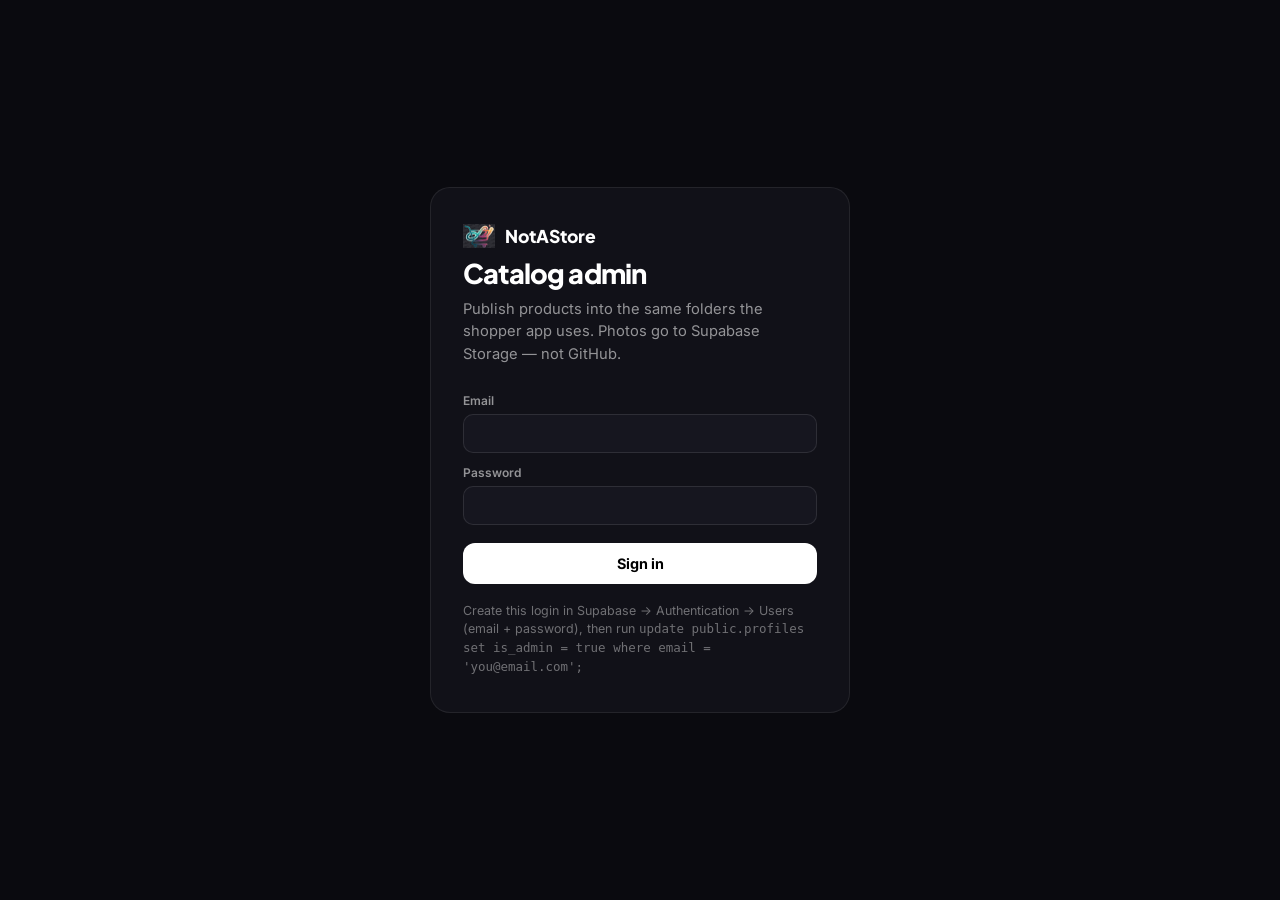
<file: admin/index.html>
<!DOCTYPE html>
<html lang="en">
<head>
  <meta charset="UTF-8" />
  <meta name="viewport" content="width=device-width, initial-scale=1.0" />
  <title>Catalog — NotAStore</title>
  <meta name="robots" content="noindex, nofollow" />
  <meta name="theme-color" content="#0a0a0f" />
  <link rel="icon" type="image/png" href="/assets/favicon.png" />
  <link rel="apple-touch-icon" href="/assets/apple-touch-icon.png" />
  <link rel="preconnect" href="https://fonts.googleapis.com" />
  <link rel="preconnect" href="https://fonts.gstatic.com" crossorigin />
  <link href="https://fonts.googleapis.com/css2?family=Inter:wght@400;500;600;700;800&family=Plus+Jakarta+Sans:wght@700;800&display=swap" rel="stylesheet" />
  <link rel="stylesheet" href="./product-media.css?v=1" />
  <style>
    *, *::before, *::after { margin: 0; padding: 0; box-sizing: border-box; }
    body {
      font-family: Inter, -apple-system, sans-serif;
      background: #0a0a0f;
      color: #fff;
      min-height: 100dvh;
      -webkit-font-smoothing: antialiased;
    }
    button, input, select, textarea { font-family: inherit; }
    button { cursor: pointer; }
    img { display: block; max-width: 100%; }
    :focus-visible {
      outline: 2px solid #a78bfa;
      outline-offset: 2px;
    }
    .skip {
      position: absolute;
      left: 12px;
      top: -48px;
      z-index: 100;
      padding: 8px 12px;
      background: #7c5cff;
      color: #fff;
      border-radius: 8px;
      font-size: 0.85rem;
      font-weight: 700;
    }
    .skip:focus { top: 12px; }
    .sr-only {
      position: absolute;
      width: 1px;
      height: 1px;
      padding: 0;
      margin: -1px;
      overflow: hidden;
      clip: rect(0, 0, 0, 0);
      white-space: nowrap;
      border: 0;
    }

    .gate, .app { min-height: 100dvh; }
    .hidden { display: none !important; }

    .gate {
      display: flex;
      align-items: center;
      justify-content: center;
      padding: 32px 20px;
    }
    .gate__card {
      width: 100%;
      max-width: 420px;
      padding: 36px 32px;
      background: #111118;
      border: 1px solid rgba(255,255,255,0.08);
      border-radius: 20px;
    }
    .gate__brand {
      display: flex;
      align-items: center;
      gap: 10px;
      font-family: 'Plus Jakarta Sans', sans-serif;
      font-weight: 800;
      font-size: 1.1rem;
      margin-bottom: 8px;
      color: #fff;
    }
    .gate__brand img {
      width: 32px;
      height: auto;
    }
    .gate__title {
      font-family: 'Plus Jakarta Sans', sans-serif;
      font-size: 1.7rem;
      font-weight: 800;
      letter-spacing: -0.03em;
      margin-bottom: 8px;
    }
    .gate__sub {
      color: rgba(255,255,255,0.55);
      font-size: 0.92rem;
      line-height: 1.5;
      margin-bottom: 28px;
    }
    .btn {
      display: inline-flex;
      align-items: center;
      justify-content: center;
      gap: 8px;
      border: none;
      border-radius: 12px;
      font-weight: 700;
      font-size: 0.9rem;
      padding: 12px 18px;
      transition: transform 0.12s, opacity 0.12s;
    }
    .btn:disabled { opacity: 0.5; cursor: not-allowed; }
    .btn:not(:disabled):hover { transform: translateY(-1px); }
    .btn--primary { background: #fff; color: #000; width: 100%; position: relative; z-index: 2; pointer-events: auto; }
    .btn--ghost {
      background: transparent;
      color: rgba(255,255,255,0.7);
      border: 1px solid rgba(255,255,255,0.12);
    }
    .btn--danger { background: rgba(244,63,94,0.15); color: #fb7185; }
    .btn--accent { background: #7c5cff; color: #fff; }
    .error {
      margin-top: 16px;
      padding: 12px 14px;
      border-radius: 10px;
      background: rgba(244,63,94,0.12);
      color: #fb7185;
      font-size: 0.85rem;
      line-height: 1.45;
    }
    .hint {
      margin-top: 18px;
      font-size: 0.78rem;
      color: rgba(255,255,255,0.4);
      line-height: 1.5;
    }

    .top {
      display: flex;
      align-items: center;
      justify-content: space-between;
      gap: 16px;
      padding: 16px 24px;
      border-bottom: 1px solid rgba(255,255,255,0.06);
      background: rgba(10,10,15,0.92);
      position: sticky;
      top: 0;
      z-index: 10;
      backdrop-filter: blur(16px);
    }
    .top__brand {
      display: flex;
      align-items: center;
      gap: 10px;
      font-family: 'Plus Jakarta Sans', sans-serif;
      font-weight: 800;
      font-size: 1rem;
    }
    .top__brand img { width: 26px; height: auto; }
    .top__meta { display: flex; align-items: center; gap: 12px; font-size: 0.82rem; color: rgba(255,255,255,0.55); }

    .layout {
      display: grid;
      grid-template-columns: 240px minmax(260px, 360px) 1fr;
      min-height: calc(100dvh - 61px);
    }
    .folders {
      border-right: 1px solid rgba(255,255,255,0.06);
      padding: 20px 12px;
      overflow-y: auto;
    }
    .folders__title {
      font-size: 0.72rem;
      font-weight: 700;
      letter-spacing: 0.08em;
      text-transform: uppercase;
      color: rgba(255,255,255,0.4);
    }
    .folders__head {
      display: flex;
      align-items: center;
      justify-content: space-between;
      gap: 8px;
      padding: 0 8px;
      margin-bottom: 6px;
    }
    .folders__head .btn { padding: 6px 10px; font-size: 0.75rem; width: auto; }
    .add-folder {
      margin: 0 8px 12px;
      padding: 12px;
      border: 1px solid rgba(255,255,255,0.1);
      border-radius: 12px;
      background: #111118;
      display: flex;
      flex-direction: column;
      gap: 8px;
    }
    .add-folder .btn { width: auto; }
    .add-folder__actions { display: flex; gap: 8px; }
    .add-folder__id {
      font-size: 0.72rem;
      color: rgba(255,255,255,0.4);
      font-family: ui-monospace, SFMono-Regular, Menlo, monospace;
    }
    .folders__hint {
      font-size: 0.72rem;
      line-height: 1.4;
      color: rgba(255,255,255,0.38);
      padding: 0 8px 12px;
    }
    .folder {
      display: flex;
      align-items: center;
      gap: 10px;
      width: 100%;
      text-align: left;
      background: transparent;
      color: inherit;
      border: 1px solid transparent;
      border-radius: 10px;
      padding: 8px 10px;
      margin-bottom: 2px;
    }
    .folder:hover { background: rgba(255,255,255,0.04); }
    .folder.is-active {
      background: rgba(124,92,255,0.12);
      border-color: rgba(124,92,255,0.4);
    }
    .folder__glyph { font-size: 1.05rem; width: 1.4rem; text-align: center; flex-shrink: 0; }
    .folder__body { flex: 1; min-width: 0; }
    .folder__name { font-size: 0.86rem; font-weight: 600; }
    .folder__meta {
      font-size: 0.68rem;
      color: rgba(255,255,255,0.4);
      margin-top: 2px;
      font-family: ui-monospace, SFMono-Regular, Menlo, monospace;
    }
    .folder__count {
      font-size: 0.72rem;
      font-weight: 700;
      color: rgba(255,255,255,0.45);
      min-width: 1.5rem;
      text-align: right;
    }
    .list {
      border-right: 1px solid rgba(255,255,255,0.06);
      padding: 20px;
      overflow-y: auto;
    }
    .list__head {
      display: flex;
      align-items: flex-start;
      justify-content: space-between;
      gap: 12px;
      margin-bottom: 14px;
    }
    .crumb {
      font-size: 0.72rem;
      color: rgba(255,255,255,0.4);
      margin-bottom: 4px;
    }
    .list__head h2 { font-size: 1.05rem; font-weight: 700; }
    .filters { display: flex; gap: 8px; margin-bottom: 10px; }
    .filters input[type="search"] { flex: 1.6; }
    .filters select { flex: 1; }
    .path {
      font-size: 0.72rem;
      color: rgba(255,255,255,0.38);
      font-family: ui-monospace, SFMono-Regular, Menlo, monospace;
      margin-bottom: 12px;
    }
    select, input[type="text"], input[type="number"], input[type="email"], input[type="password"], input[type="search"], textarea {
      background: #16161f;
      color: #fff;
      border: 1px solid rgba(255,255,255,0.1);
      border-radius: 10px;
      padding: 10px 12px;
      font-size: 0.88rem;
      width: 100%;
    }
    textarea { min-height: 120px; resize: vertical; line-height: 1.5; }
    .filters select { flex: 1; }

    .card {
      display: flex;
      gap: 12px;
      padding: 10px;
      border-radius: 12px;
      border: 1px solid transparent;
      cursor: pointer;
      margin-bottom: 8px;
      text-align: left;
      background: transparent;
      color: inherit;
      width: 100%;
    }
    .card:hover { background: rgba(255,255,255,0.03); }
    .card.is-active { border-color: rgba(124,92,255,0.5); background: rgba(124,92,255,0.08); }
    .card__name { font-size: 0.88rem; font-weight: 600; }
    .card__meta { font-size: 0.75rem; color: rgba(255,255,255,0.45); margin-top: 4px; }
    .pill {
      display: inline-block;
      font-size: 0.65rem;
      font-weight: 700;
      text-transform: uppercase;
      letter-spacing: 0.04em;
      padding: 2px 6px;
      border-radius: 999px;
      margin-left: 6px;
    }
    .pill--published { background: rgba(16,185,129,0.18); color: #34d399; }
    .pill--draft { background: rgba(251,191,36,0.18); color: #fbbf24; }
    .pill--archived { background: rgba(255,255,255,0.08); color: rgba(255,255,255,0.5); }
    .pill--drop { background: rgba(196,165,116,0.22); color: #e8d5b5; }
    .field--check .check {
      display: flex;
      align-items: center;
      gap: 10px;
      font-size: 0.88rem;
      font-weight: 600;
      color: rgba(255,255,255,0.88);
    }
    .field--check input[type="checkbox"] {
      width: 16px;
      height: 16px;
      accent-color: #c4a574;
    }

    .editor { padding: 28px 32px 48px; max-width: 720px; }
    .editor h2 {
      font-family: 'Plus Jakarta Sans', sans-serif;
      font-size: 1.35rem;
      margin-bottom: 20px;
    }
    .grid {
      display: grid;
      grid-template-columns: 1fr 1fr;
      gap: 14px;
    }
    .field { display: flex; flex-direction: column; gap: 6px; }
    .field--full { grid-column: 1 / -1; }
    label { font-size: 0.75rem; font-weight: 600; color: rgba(255,255,255,0.55); }
    .actions { display: flex; flex-wrap: wrap; gap: 10px; margin-top: 22px; }
    .toast {
      margin-top: 16px;
      font-size: 0.85rem;
      color: #34d399;
    }
    .empty { color: rgba(255,255,255,0.4); font-size: 0.88rem; padding: 12px 0; }
    .file-hint { font-size: 0.75rem; color: rgba(255,255,255,0.4); line-height: 1.4; }

    @media (max-width: 1100px) {
      .layout { grid-template-columns: 1fr; }
      .folders {
        border-right: none;
        border-bottom: 1px solid rgba(255,255,255,0.06);
        display: flex;
        flex-wrap: wrap;
        gap: 6px;
        padding: 14px 16px;
      }
      .folders__title, .folders__hint, .folders__head, .add-folder { width: 100%; }
      .folder { width: auto; margin-bottom: 0; }
      .list { border-right: none; border-bottom: 1px solid rgba(255,255,255,0.06); }
      .grid { grid-template-columns: 1fr; }
    }
  </style>
</head>
<body>
  <div id="gate" class="gate">
    <div class="gate__card">
      <div class="gate__brand">
        <img src="/assets/logo-mark.png" width="32" height="25" alt="" />
        NotAStore
      </div>
      <h1 class="gate__title">Catalog admin</h1>
      <p class="gate__sub">Publish products into the same folders the shopper app uses. Photos go to Supabase Storage — not GitHub.</p>
      <form id="gate-form" method="post" action="#" onsubmit="return false;">
        <div class="field">
          <label for="gate-email">Email</label>
          <input id="gate-email" type="email" autocomplete="username" required />
        </div>
        <div class="field" style="margin-top:12px">
          <label for="gate-password">Password</label>
          <input id="gate-password" type="password" autocomplete="current-password" required />
        </div>
        <button type="button" class="btn btn--primary" id="sign-in-btn" style="margin-top:18px">Sign in</button>
      </form>
      <p class="hint" id="gate-hint">Create this login in Supabase → Authentication → Users (email + password), then run <code>update public.profiles set is_admin = true where email = 'you@email.com';</code></p>
      <div id="gate-error" class="error hidden"></div>
    </div>
  </div>

  <div id="app" class="app hidden">
    <a class="skip" href="#product-form">Skip to product editor</a>
    <header class="top">
      <h1 class="top__brand"><img src="/assets/logo-mark.png" width="26" height="20" alt="" /> Catalog</h1>
      <div class="top__meta">
        <span id="who"></span>
        <button type="button" class="btn btn--ghost" id="sign-out">Sign out</button>
      </div>
    </header>
    <div class="layout">
      <nav class="folders" aria-label="Catalog folders">
        <div class="folders__head">
          <h2 class="folders__title">Folders</h2>
          <button type="button" class="btn btn--ghost" id="add-folder-btn">Add</button>
        </div>
        <p class="folders__hint">Same departments as the app. A folder appears in the shop after you publish something in it.</p>
        <form id="add-folder-form" class="add-folder hidden">
          <label for="folder-label">New folder name</label>
          <input id="folder-label" name="folderLabel" type="text" maxlength="40" placeholder="Jewelry" autocomplete="off" />
          <p class="add-folder__id" id="folder-id-preview">Stores as product-images/jewelry/</p>
          <div class="add-folder__actions">
            <button type="submit" class="btn btn--accent" id="add-folder-save">Create folder</button>
            <button type="button" class="btn btn--ghost" id="add-folder-cancel">Cancel</button>
          </div>
          <p id="folder-form-error" class="error hidden" role="alert"></p>
        </form>
        <div id="folder-list"></div>
      </nav>
      <aside class="list">
        <div class="list__head">
          <div>
            <p class="crumb" id="list-crumb">Catalog / All</p>
            <h2 id="list-title">All products</h2>
          </div>
          <button type="button" class="btn btn--accent" id="new-btn">New</button>
        </div>
        <div class="filters">
          <label class="sr-only" for="filter-search">Search name or brand</label>
          <input id="filter-search" type="search" placeholder="Search name or brand" autocomplete="off" />
          <label class="sr-only" for="filter-status">Filter by status</label>
          <select id="filter-status" aria-label="Filter by status">
            <option value="">All statuses</option>
            <option value="published">Published</option>
            <option value="draft">Draft</option>
            <option value="archived">Archived</option>
          </select>
        </div>
        <p class="path" id="folder-path">product-images/</p>
        <div id="product-list" role="list" aria-live="polite"></div>
      </aside>
      <main class="editor">
        <h2 id="editor-title">New product</h2>
        <form id="product-form">
          <div class="grid">
            <div class="field field--full">
              <label for="f-name">Name</label>
              <input id="f-name" name="name" type="text" required maxlength="120" placeholder="Structured Leather Tote" />
            </div>
            <div class="field">
              <label for="f-id">ID (slug)</label>
              <input id="f-id" name="id" type="text" required maxlength="80" placeholder="leather-tote" />
            </div>
            <div class="field">
              <label for="f-brand">Brand</label>
              <input id="f-brand" name="brand" type="text" maxlength="80" placeholder="Maison Atelier" />
            </div>
            <div class="field">
              <label for="f-price">Price (NAS)</label>
              <input id="f-price" name="price" type="number" min="0" step="1" required value="0" />
            </div>
            <div class="field">
              <label for="f-category">Folder</label>
              <select id="f-category" name="category"></select>
              <p id="storage-path" class="file-hint">Stores at product-images/handbags/</p>
            </div>
            <div class="field">
              <label for="f-status">Status</label>
              <select id="f-status" name="status">
                <option value="draft">draft</option>
                <option value="published">published</option>
                <option value="archived">archived</option>
              </select>
            </div>
            <div class="field field--full field--check">
              <label class="check">
                <input id="f-drop" name="drop" type="checkbox" />
                Daily drop pool
              </label>
              <p class="file-hint">Checked pieces rotate as today’s drop. One unlocks at 16:00 UTC (noon Eastern). Unchecked items stay a normal listing.</p>
            </div>
            <div class="field field--full">
              <label for="f-made-for">Made for</label>
              <input id="f-made-for" name="madeFor" type="text" maxlength="160" placeholder="The day you carry a city and still look composed." />
            </div>
            <div class="field field--full">
              <label for="f-material">Material</label>
              <input id="f-material" name="material" type="text" maxlength="180" placeholder="Vegetable-tanned calf, brass hardware, cotton twill lining" />
            </div>
            <div class="field field--full">
              <label for="f-story">Lookbook</label>
              <textarea id="f-story" name="story" maxlength="800" rows="5" placeholder="The paragraph on the product page — why this object exists in a shop that never ships the real thing."></textarea>
            </div>
            <div class="field field--full">
              <label for="f-image">Product photo</label>
              <input id="f-image" name="imageFile" type="file" accept="image/*" />
              <p id="image-hint" class="file-hint">Any format and resolution. Compressed for storage; the app crops every photo to the same square.</p>
            </div>
            <div class="field field--full">
              <figure id="f-preview-frame" class="media-frame media-frame--preview hidden">
                <img id="f-preview" class="media-frame__img" alt="How this photo crops in the app" />
                <figcaption class="media-frame__caption">App frame — 4:5 studio field, same as the shop grid</figcaption>
              </figure>
            </div>
          </div>
          <div class="actions">
            <button type="submit" class="btn btn--primary" id="save-btn" style="width:auto">Save</button>
            <button type="button" class="btn btn--danger hidden" id="delete-btn">Delete</button>
          </div>
          <p id="form-msg" class="toast hidden" role="status"></p>
          <p id="form-error" class="error hidden" role="alert"></p>
        </form>
      </main>
    </div>
  </div>

  <script src="./vendor/supabase.js?v=12"></script>
  <script src="./config.js?v=12"></script>
  <script src="./catalog.js?v=12"></script>
  <script src="./app.js?v=12"></script>
</body>
</html>
</file>
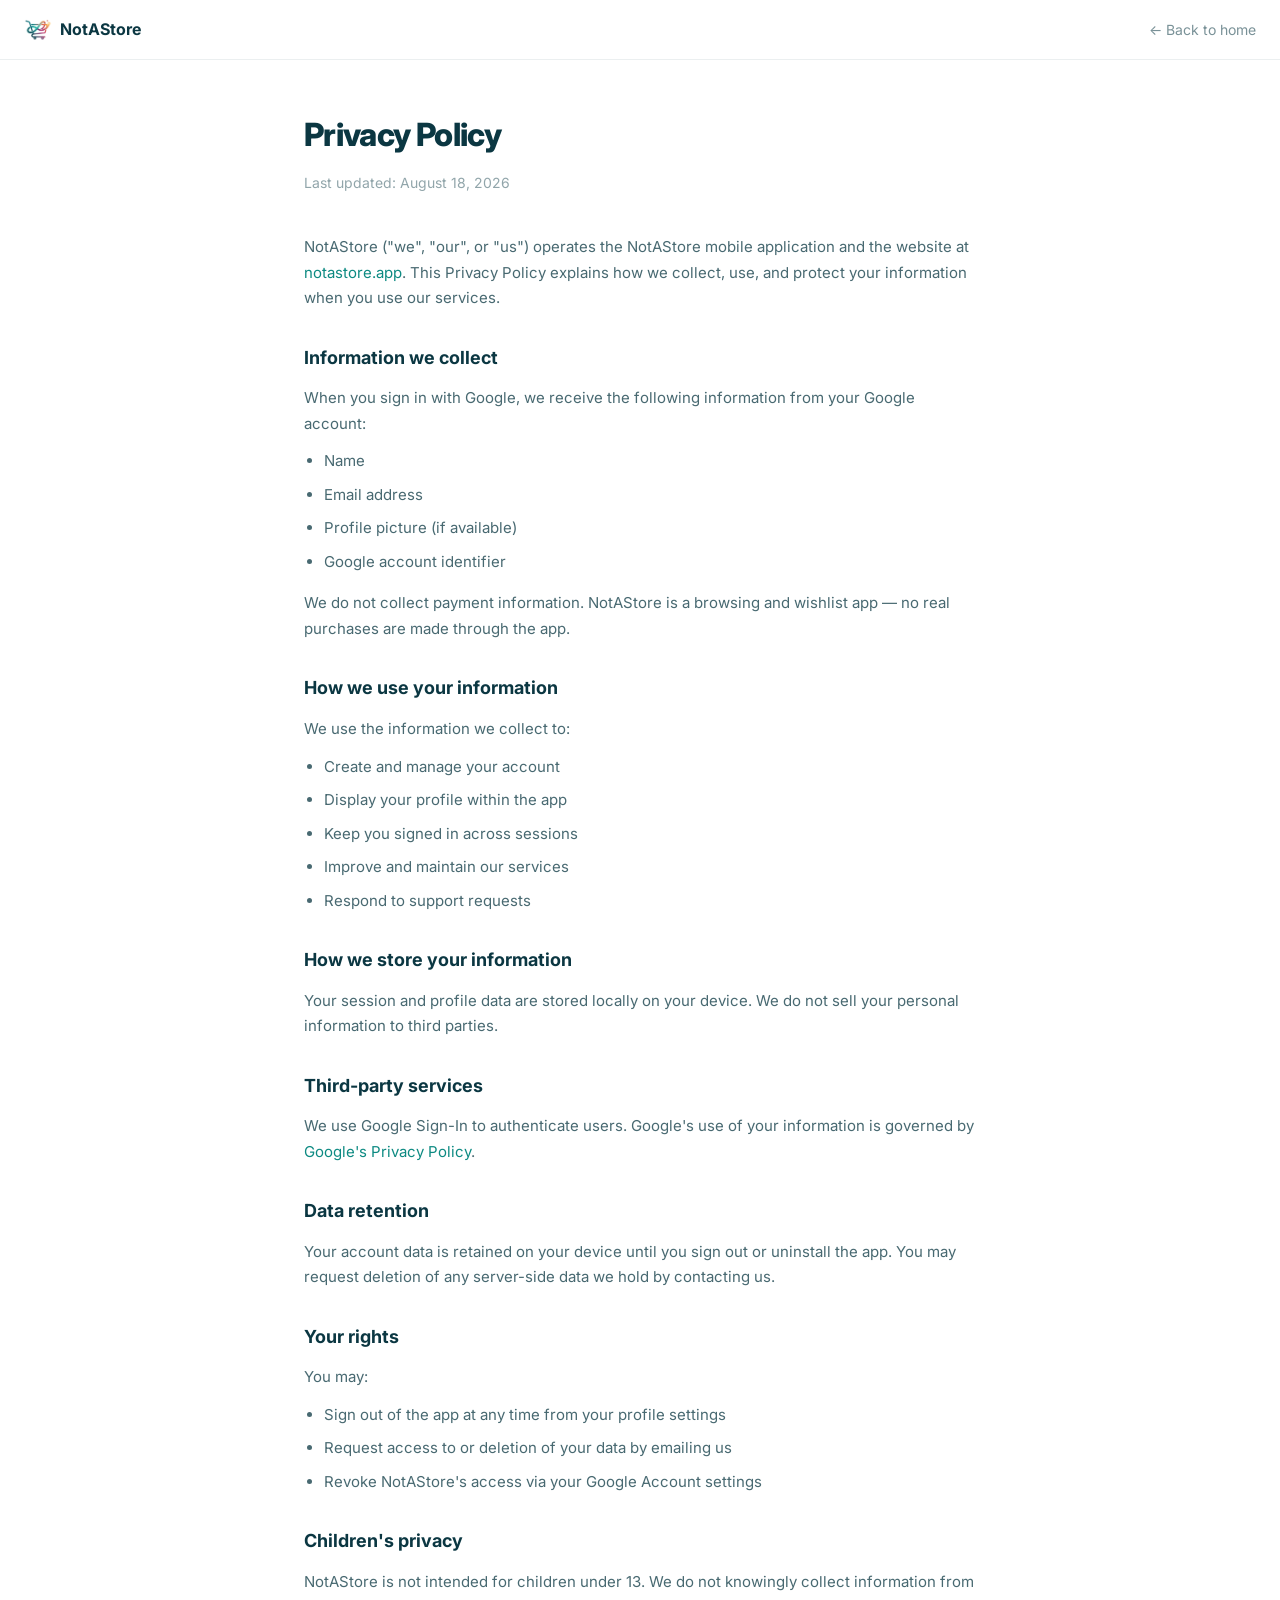
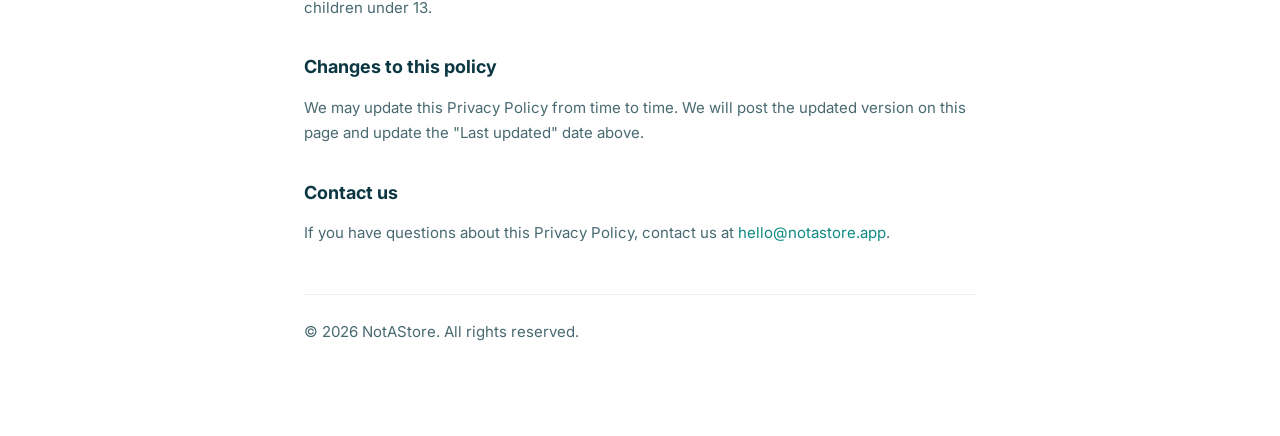
<file: privacy/index.html>
<!DOCTYPE html>
<html lang="en">
<head>
  <meta charset="UTF-8" />
  <meta name="viewport" content="width=device-width, initial-scale=1.0" />
  <title>Privacy Policy — NotAStore</title>
  <meta name="description" content="NotAStore privacy policy. Learn how we collect, use, and protect your information." />
  <meta name="theme-color" content="#FFFFFF" />
  <link rel="icon" type="image/png" href="/assets/favicon.png" />
  <link rel="apple-touch-icon" href="/assets/apple-touch-icon.png" />
  <link rel="preconnect" href="https://fonts.googleapis.com" />
  <link rel="preconnect" href="https://fonts.gstatic.com" crossorigin />
  <link href="https://fonts.googleapis.com/css2?family=Inter:wght@400;500;600;700&display=swap" rel="stylesheet" />
  <style>
    *, *::before, *::after { margin: 0; padding: 0; box-sizing: border-box; }
    body {
      font-family: 'Inter', -apple-system, sans-serif;
      background: #FFFFFF;
      color: #0B3742;
      line-height: 1.7;
      -webkit-font-smoothing: antialiased;
    }
    a { color: #0D8A82; text-decoration: none; }
    a:hover { text-decoration: underline; }
    .nav {
      padding: 16px 24px;
      display: flex;
      align-items: center;
      justify-content: space-between;
      border-bottom: 1px solid rgba(11,55,66,0.08);
      background: rgba(255,255,255,0.92);
      position: sticky;
      top: 0;
      backdrop-filter: blur(12px);
    }
    .nav__brand {
      display: flex;
      align-items: center;
      gap: 8px;
      font-weight: 700;
      color: #0B3742;
    }
    .nav__mark { width: 28px; height: auto; display: block; }
    .nav__back {
      font-size: 0.875rem;
      color: rgba(11,55,66,0.55);
    }
    .container {
      max-width: 720px;
      margin: 0 auto;
      padding: 48px 24px 80px;
    }
    h1 {
      font-size: 2rem;
      font-weight: 800;
      letter-spacing: -0.02em;
      margin-bottom: 8px;
    }
    .updated {
      font-size: 0.875rem;
      color: rgba(11,55,66,0.45);
      margin-bottom: 40px;
    }
    h2 {
      font-size: 1.125rem;
      font-weight: 700;
      margin: 32px 0 12px;
      color: #0B3742;
    }
    p, li {
      font-size: 0.9375rem;
      color: rgba(11,55,66,0.75);
      margin-bottom: 12px;
    }
    ul {
      padding-left: 1.25rem;
      margin-bottom: 16px;
    }
    li { margin-bottom: 8px; }
    .footer {
      margin-top: 48px;
      padding-top: 24px;
      border-top: 1px solid rgba(11,55,66,0.08);
      font-size: 0.875rem;
      color: rgba(11,55,66,0.4);
    }
  </style>
</head>
<body>
  <nav class="nav">
    <a href="/" class="nav__brand">
      <img class="nav__mark" src="/assets/logo-mark.png" width="28" height="22" alt="" />
      NotAStore
    </a>
    <a href="/" class="nav__back">← Back to home</a>
  </nav>

  <main class="container">
    <h1>Privacy Policy</h1>
    <p class="updated">Last updated: August 18, 2026</p>

    <p>
      NotAStore ("we", "our", or "us") operates the NotAStore mobile application and
      the website at <a href="https://notastore.app">notastore.app</a>. This Privacy Policy
      explains how we collect, use, and protect your information when you use our services.
    </p>

    <h2>Information we collect</h2>
    <p>When you sign in with Google, we receive the following information from your Google account:</p>
    <ul>
      <li>Name</li>
      <li>Email address</li>
      <li>Profile picture (if available)</li>
      <li>Google account identifier</li>
    </ul>
    <p>
      We do not collect payment information. NotAStore is a browsing and wishlist app —
      no real purchases are made through the app.
    </p>

    <h2>How we use your information</h2>
    <p>We use the information we collect to:</p>
    <ul>
      <li>Create and manage your account</li>
      <li>Display your profile within the app</li>
      <li>Keep you signed in across sessions</li>
      <li>Improve and maintain our services</li>
      <li>Respond to support requests</li>
    </ul>

    <h2>How we store your information</h2>
    <p>
      Your session and profile data are stored locally on your device. We do not sell
      your personal information to third parties.
    </p>

    <h2>Third-party services</h2>
    <p>
      We use Google Sign-In to authenticate users. Google's use of your information is
      governed by
      <a href="https://policies.google.com/privacy" target="_blank" rel="noopener">Google's Privacy Policy</a>.
    </p>

    <h2>Data retention</h2>
    <p>
      Your account data is retained on your device until you sign out or uninstall the app.
      You may request deletion of any server-side data we hold by contacting us.
    </p>

    <h2>Your rights</h2>
    <p>You may:</p>
    <ul>
      <li>Sign out of the app at any time from your profile settings</li>
      <li>Request access to or deletion of your data by emailing us</li>
      <li>Revoke NotAStore's access via your Google Account settings</li>
    </ul>

    <h2>Children's privacy</h2>
    <p>
      NotAStore is not intended for children under 13. We do not knowingly collect
      information from children under 13.
    </p>

    <h2>Changes to this policy</h2>
    <p>
      We may update this Privacy Policy from time to time. We will post the updated
      version on this page and update the "Last updated" date above.
    </p>

    <h2>Contact us</h2>
    <p>
      If you have questions about this Privacy Policy, contact us at
      <a href="mailto:hello@notastore.app">hello@notastore.app</a>.
    </p>

    <div class="footer">
      <p>© 2026 NotAStore. All rights reserved.</p>
    </div>
  </main>
</body>
</html>
</file>
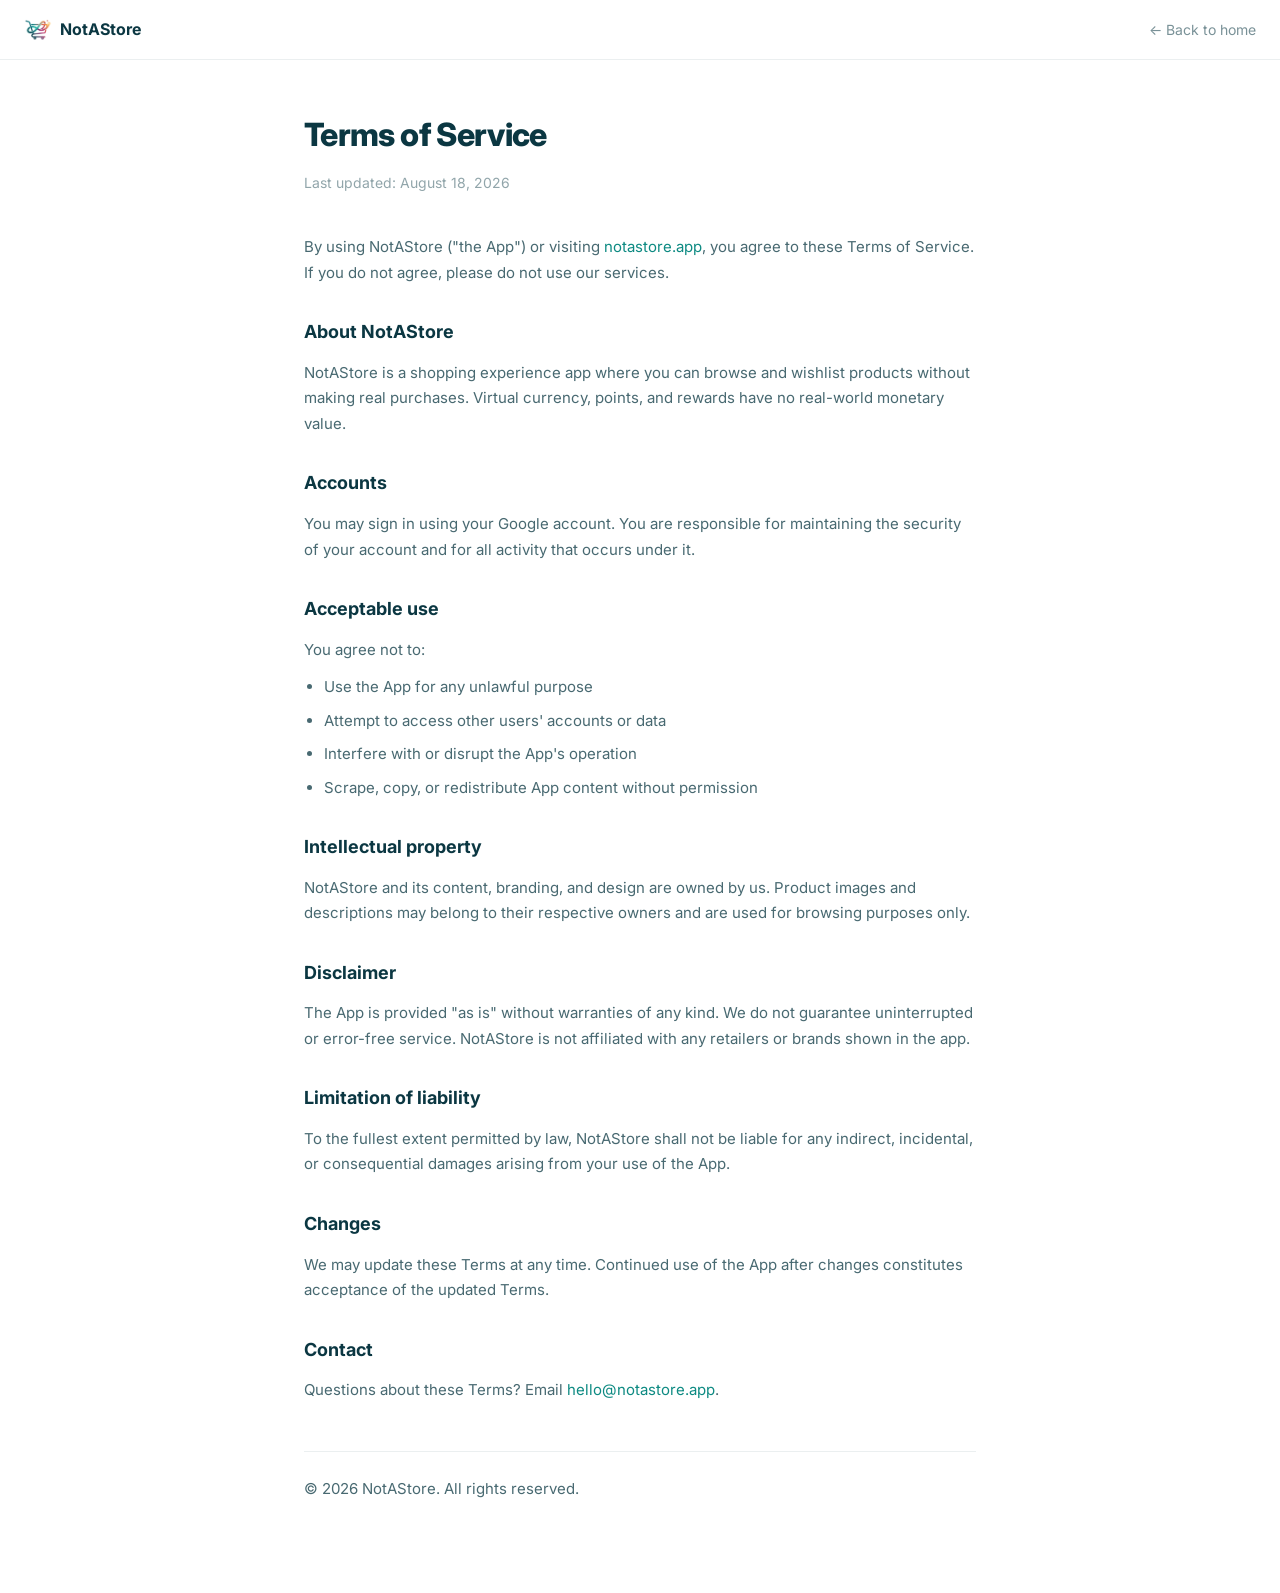
<file: terms/index.html>
<!DOCTYPE html>
<html lang="en">
<head>
  <meta charset="UTF-8" />
  <meta name="viewport" content="width=device-width, initial-scale=1.0" />
  <title>Terms of Service — NotAStore</title>
  <meta name="description" content="NotAStore terms of service." />
  <meta name="theme-color" content="#FFFFFF" />
  <link rel="icon" type="image/png" href="/assets/favicon.png" />
  <link rel="apple-touch-icon" href="/assets/apple-touch-icon.png" />
  <link rel="preconnect" href="https://fonts.googleapis.com" />
  <link rel="preconnect" href="https://fonts.gstatic.com" crossorigin />
  <link href="https://fonts.googleapis.com/css2?family=Inter:wght@400;500;600;700&display=swap" rel="stylesheet" />
  <style>
    *, *::before, *::after { margin: 0; padding: 0; box-sizing: border-box; }
    body {
      font-family: 'Inter', -apple-system, sans-serif;
      background: #FFFFFF;
      color: #0B3742;
      line-height: 1.7;
      -webkit-font-smoothing: antialiased;
    }
    a { color: #0D8A82; text-decoration: none; }
    a:hover { text-decoration: underline; }
    .nav {
      padding: 16px 24px;
      display: flex;
      align-items: center;
      justify-content: space-between;
      border-bottom: 1px solid rgba(11,55,66,0.08);
      background: rgba(255,255,255,0.92);
      position: sticky;
      top: 0;
      backdrop-filter: blur(12px);
    }
    .nav__brand {
      display: flex;
      align-items: center;
      gap: 8px;
      font-weight: 700;
      color: #0B3742;
    }
    .nav__mark { width: 28px; height: auto; display: block; }
    .nav__back {
      font-size: 0.875rem;
      color: rgba(11,55,66,0.55);
    }
    .container {
      max-width: 720px;
      margin: 0 auto;
      padding: 48px 24px 80px;
    }
    h1 {
      font-size: 2rem;
      font-weight: 800;
      letter-spacing: -0.02em;
      margin-bottom: 8px;
    }
    .updated {
      font-size: 0.875rem;
      color: rgba(11,55,66,0.45);
      margin-bottom: 40px;
    }
    h2 {
      font-size: 1.125rem;
      font-weight: 700;
      margin: 32px 0 12px;
    }
    p, li {
      font-size: 0.9375rem;
      color: rgba(11,55,66,0.75);
      margin-bottom: 12px;
    }
    ul {
      padding-left: 1.25rem;
      margin-bottom: 16px;
    }
    li { margin-bottom: 8px; }
    .footer {
      margin-top: 48px;
      padding-top: 24px;
      border-top: 1px solid rgba(11,55,66,0.08);
      font-size: 0.875rem;
      color: rgba(11,55,66,0.4);
    }
  </style>
</head>
<body>
  <nav class="nav">
    <a href="/" class="nav__brand">
      <img class="nav__mark" src="/assets/logo-mark.png" width="28" height="22" alt="" />
      NotAStore
    </a>
    <a href="/" class="nav__back">← Back to home</a>
  </nav>

  <main class="container">
    <h1>Terms of Service</h1>
    <p class="updated">Last updated: August 18, 2026</p>

    <p>
      By using NotAStore ("the App") or visiting <a href="https://notastore.app">notastore.app</a>,
      you agree to these Terms of Service. If you do not agree, please do not use our services.
    </p>

    <h2>About NotAStore</h2>
    <p>
      NotAStore is a shopping experience app where you can browse and wishlist products
      without making real purchases. Virtual currency, points, and rewards have no
      real-world monetary value.
    </p>

    <h2>Accounts</h2>
    <p>
      You may sign in using your Google account. You are responsible for maintaining
      the security of your account and for all activity that occurs under it.
    </p>

    <h2>Acceptable use</h2>
    <p>You agree not to:</p>
    <ul>
      <li>Use the App for any unlawful purpose</li>
      <li>Attempt to access other users' accounts or data</li>
      <li>Interfere with or disrupt the App's operation</li>
      <li>Scrape, copy, or redistribute App content without permission</li>
    </ul>

    <h2>Intellectual property</h2>
    <p>
      NotAStore and its content, branding, and design are owned by us. Product images
      and descriptions may belong to their respective owners and are used for
      browsing purposes only.
    </p>

    <h2>Disclaimer</h2>
    <p>
      The App is provided "as is" without warranties of any kind. We do not guarantee
      uninterrupted or error-free service. NotAStore is not affiliated with any
      retailers or brands shown in the app.
    </p>

    <h2>Limitation of liability</h2>
    <p>
      To the fullest extent permitted by law, NotAStore shall not be liable for any
      indirect, incidental, or consequential damages arising from your use of the App.
    </p>

    <h2>Changes</h2>
    <p>
      We may update these Terms at any time. Continued use of the App after changes
      constitutes acceptance of the updated Terms.
    </p>

    <h2>Contact</h2>
    <p>
      Questions about these Terms? Email
      <a href="mailto:hello@notastore.app">hello@notastore.app</a>.
    </p>

    <div class="footer">
      <p>© 2026 NotAStore. All rights reserved.</p>
    </div>
  </main>
</body>
</html>
</file>
<file: admin/product-media.css>
/**
 * Product media — display contract
 * =================================
 *
 * Photos live in Supabase Storage. Admin letterboxes new uploads onto a 4:5
 * studio field. The shopper app (expo-image) uses the same frame so mixed
 * source photos still sit on one surface.
 *
 * Mirrors NotAStoreMobile/src/shared/ui/ProductMedia.js
 *
 * Contract
 * --------
 * 1. Frame is always 4:5. Thumbs are square, smaller.
 * 2. The photo FITS the frame (object-fit: contain). Do not cover-crop.
 * 3. Never stretch (object-fit: fill).
 * 4. Center the object.
 * 5. The frame has a solid studio fill (#EDEBE6).
 * 6. Overflow is clipped. Radius lives on the FRAME.
 */

:root {
  --nas-media-ratio: 4 / 5;
  --nas-media-fit: contain;
  --nas-media-position: 50% 50%;
  --nas-media-radius-card: 16px;
  --nas-media-radius-thumb: 12px;
  --nas-media-radius-preview: 16px;
  --nas-media-thumb-size: 56px;
  --nas-media-preview-max: 280px;
  --nas-media-fill: #edebe6;
  --nas-media-inset: 10px;
}

.media-frame {
  display: block;
  position: relative;
  overflow: hidden;
  flex-shrink: 0;
  margin: 0;
  background: var(--nas-media-fill);
  box-sizing: border-box;
  padding: var(--nas-media-inset);
}

.media-frame.is-empty {
  background: var(--nas-media-fill);
}

.media-frame__img {
  display: block;
  width: 100%;
  height: 100%;
  object-fit: var(--nas-media-fit);
  object-position: var(--nas-media-position);
  image-rendering: auto;
}

.media-frame--card,
.media-frame--preview {
  width: 100%;
  aspect-ratio: var(--nas-media-ratio);
  border-radius: var(--nas-media-radius-card);
}

.media-frame--preview {
  max-width: var(--nas-media-preview-max);
  border-radius: var(--nas-media-radius-preview);
}

.media-frame--preview .media-frame__img {
  position: absolute;
  inset: var(--nas-media-inset);
  width: auto;
  height: auto;
}

.media-frame__caption {
  position: absolute;
  left: 0;
  right: 0;
  bottom: 0;
  padding: 8px 10px;
  font-size: 0.68rem;
  font-weight: 600;
  letter-spacing: 0.02em;
  color: rgba(17, 17, 17, 0.55);
  pointer-events: none;
}

.media-frame--thumb {
  width: var(--nas-media-thumb-size);
  height: var(--nas-media-thumb-size);
  border-radius: var(--nas-media-radius-thumb);
  padding: 4px;
}

.media-frame--thumb .media-frame__img {
  width: 100%;
  height: 100%;
}
</file>
